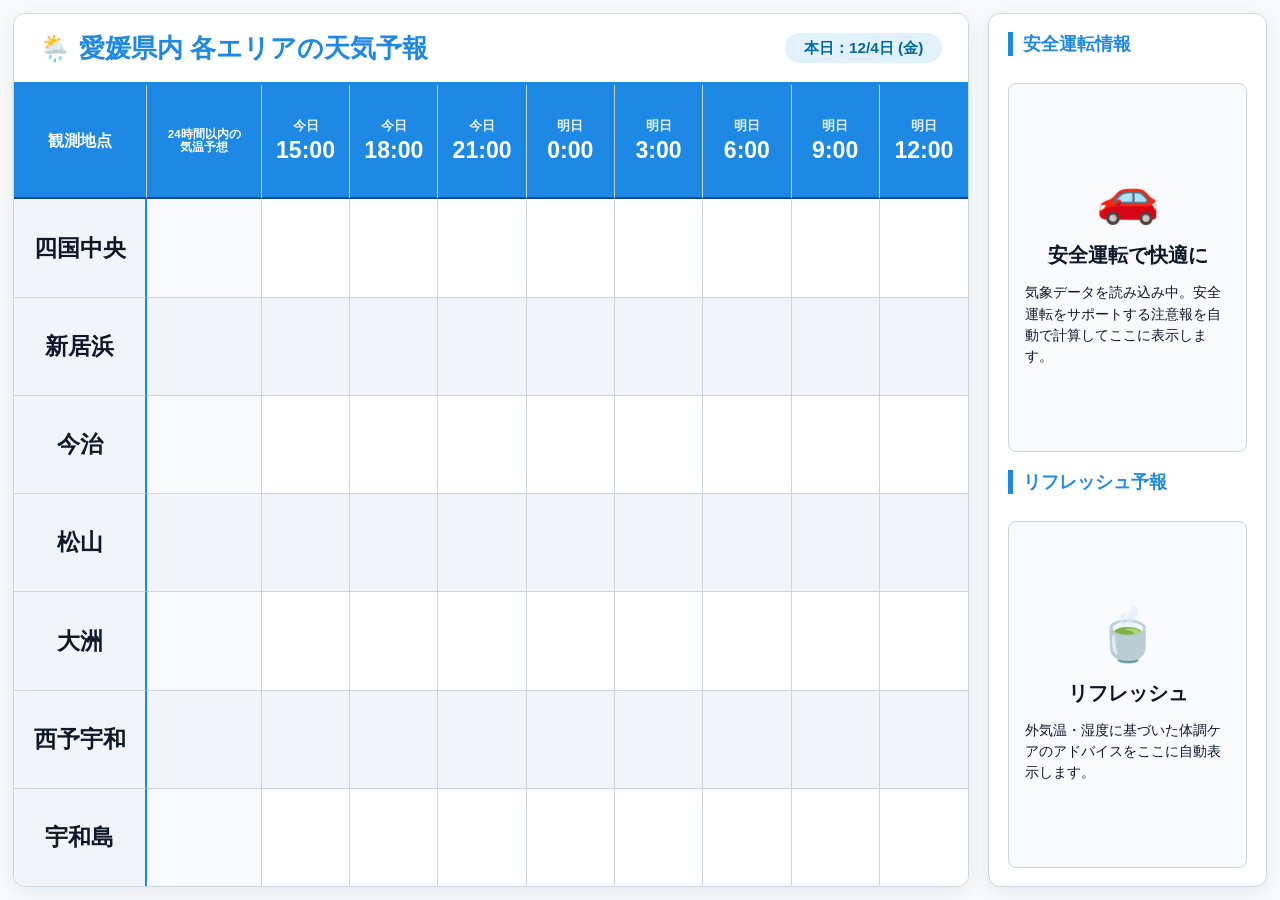
<file: index.html>
<!DOCTYPE html>
<html lang="ja">
<head>
    <meta charset="UTF-8">
    <meta name="viewport" content="width=device-width, initial-scale=1.0">
    <title>3時間ごとの天気予報 ＆ ドライブ情報 サイネージ</title>
    <style>
        :root {
            --bg-color: #f8fafc; /* 明るく清潔感のあるオフホワイト */
            --panel-bg: #ffffff;
            --table-header-bg: #1e88e5; /* 爽やかで信頼感のあるブルー */
            --table-header-text: #ffffff;
            --cell-bg-even: #ffffff;
            --cell-bg-odd: #f1f5f9; /* 視線が横にスムーズに流れるための互い違いの薄いグレー */
            --text-main: #0f172a; /* 視認性を極限まで高めるための非常に濃い墨色 */
            --text-sub: #475569;
            --border-color: #cbd5e1;
            --temp-color: #ea580c; /* 遠くからでも一瞬で気温が識別できるディープオレンジ */
        }

        * {
            box-sizing: border-box;
        }

        body {
            margin: 0;
            padding: 1vw; 
            font-family: "Helvetica Neue", Arial, "Hiragino Kaku Gothic ProN", "Hiragino Sans", Meiryo, sans-serif;
            background-color: var(--bg-color);
            color: var(--text-main);
            overflow: hidden; 
            height: 100vh;
            width: 100vw;
            display: flex;
            flex-direction: column;
        }

        .layout-container {
            display: flex;
            gap: 1.5vw;
            height: 100%;
            width: 100%;
        }

        /* 左側：メインの天気ボード */
        .weather-board {
            flex: 8; /* 80%の幅 */
            display: flex;
            flex-direction: column;
            height: 100%;
            background-color: var(--panel-bg);
            border-radius: 12px;
            box-shadow: 0 4px 20px rgba(0, 0, 0, 0.08);
            border: 1px solid var(--border-color);
            overflow: hidden;
        }

        /* 右側：PAドライブアラート */
        .alert-board {
            flex: 2; /* 20%の幅 */
            display: flex;
            flex-direction: column;
            height: 100%;
            background-color: var(--panel-bg);
            border-radius: 12px;
            box-shadow: 0 4px 20px rgba(0, 0, 0, 0.08);
            border: 1px solid var(--border-color);
            padding: 2vh 1.5vw;
            justify-content: flex-start;
            gap: 2vh;
        }

        .board-header {
            background-color: var(--panel-bg);
            padding: 1vh 2vw;
            height: 8vh; 
            display: flex;
            justify-content: space-between;
            align-items: center;
            border-bottom: 3px solid var(--table-header-bg);
        }

        .board-title {
            font-size: 2vw; 
            font-weight: 900;
            color: var(--table-header-bg);
            margin: 0;
            display: flex;
            align-items: center;
            gap: 10px;
        }

        .date-badge {
            background-color: #e0f2fe;
            color: #0369a1;
            font-weight: bold;
            padding: 0.5vh 1.5vw;
            border-radius: 30px;
            font-size: 1.2vw;
        }

        .weather-grid {
            display: grid;
            grid-template-columns: 14% 12% repeat(8, 1fr); 
            height: 90vh; 
            width: 100%;
        }

        .cell {
            display: flex;
            flex-direction: column;
            justify-content: center;
            align-items: center;
            border-bottom: 1px solid var(--border-color);
            border-right: 1px solid var(--border-color);
            padding: 0.5vh 0.2vw;
        }

        .weather-grid > *:nth-child(10n) {
            border-right: none;
        }

        .weather-grid > *:nth-last-child(-n+10) {
            border-bottom: none;
        }

        .header-cell {
            background-color: var(--table-header-bg);
            color: var(--table-header-text);
            font-weight: bold;
            text-align: center;
            border-bottom: 2px solid #0d47a1;
        }

        .time-hour {
            font-size: 1.8vw;
            font-weight: bold;
        }

        .time-day {
            font-size: 1vw;
            opacity: 0.9;
            margin-bottom: 2px;
        }

        .location-cell {
            font-size: 1.8vw;
            font-weight: bold;
            background-color: #f1f5f9; /* 視線のアンカーとなるよう、ほんの少し濃いグレーに */
            color: var(--text-main);
            border-right: 2px solid var(--table-header-bg);
        }

        .summary-temp-cell {
            font-size: 0.9vw;
            font-weight: bold;
            background-color: #f8fafc;
            line-height: 1.6;
            text-align: center;
        }
        .sum-high { color: #dc2626; font-weight: 800; }
        .sum-low { color: #2563eb; font-weight: 800; }

        .data-cell {
            background-color: var(--cell-bg-even);
        }

        .row-odd {
            background-color: var(--cell-bg-odd);
        }

        .weather-icon {
            font-size: 3vw; 
            line-height: 1;
            margin-bottom: 0.5vh;
        }

        .weather-temp {
            font-size: 1.8vw; 
            font-weight: 800;
            color: var(--temp-color);
        }

        .temp-symbol {
            font-size: 1.1vw;
            font-weight: normal;
            margin-left: 1px;
        }

        /* アラートセクション用のスタイル（ホワイト） */
        .alert-section-title {
            font-size: 1.4vw;
            font-weight: bold;
            color: var(--table-header-bg);
            border-left: 5px solid var(--table-header-bg);
            padding-left: 10px;
            margin-bottom: 1vh;
        }

        .alert-card {
            background-color: #f8fafc;
            border-radius: 8px;
            padding: 2.5vh 1.2vw;
            text-align: center;
            display: flex;
            flex-direction: column;
            align-items: center;
            justify-content: center;
            border: 1px solid var(--border-color);
            flex-grow: 1;
        }

        /* 警告時の点滅アニメーション（ホワイト版：視線を惹きつける赤パルス） */
        @keyframes pulse-light {
            0% { border-color: #ef4444; box-shadow: 0 0 5px rgba(239, 68, 68, 0.3); }
            50% { border-color: #dc2626; box-shadow: 0 0 15px rgba(239, 68, 68, 0.6); }
            100% { border-color: #ef4444; box-shadow: 0 0 5px rgba(239, 68, 68, 0.3); }
        }

        .alert-card.danger {
            background-color: #fef2f2; /* 薄い赤 */
            border: 2px solid #ef4444;
            animation: pulse-light 2s infinite;
        }

        .alert-card.warning {
            background-color: #fffbeb; /* 薄い黄色 */
            border: 2px solid #f59e0b;
        }

        .alert-icon {
            font-size: 4vw;
            margin-bottom: 1.5vh;
        }

        .alert-title {
            font-size: 1.6vw;
            font-weight: 900;
            margin-bottom: 1.5vh;
        }

        .alert-desc {
            font-size: 1.1vw;
            line-height: 1.5;
            color: var(--text-main);
            text-align: left;
        }
    </style>
</head>
<body>

    <div class="layout-container">
        <!-- 左側：お天気メインボード -->
        <div class="weather-board">
            <div class="board-header">
                <h1 class="board-title" id="board-title">🌦| 天気予報</h1>
                <div class="date-badge" id="date-badge">--/--</div>
            </div>

            <div class="weather-grid" id="weather-grid">
                <!-- 骨組みはJavaScriptが初期起動時に自動生成します -->
            </div>
        </div>

        <!-- 右側：ドライブアラート（PA専用枠） -->
        <div class="alert-board">
            <div class="alert-section-title">安全運転情報</div>
            <div class="alert-card" id="drive-alert-card">
                <div class="alert-icon" id="drive-alert-icon">🚗</div>
                <div class="alert-title" id="drive-alert-title">安全運転で快適に</div>
                <div class="alert-desc" id="drive-alert-desc">
                    気象データを読み込み中。安全運転をサポートする注意報を自動で計算してここに表示します。
                </div>
            </div>

            <div class="alert-section-title">リフレッシュ予報</div>
            <div class="alert-card" id="health-alert-card">
                <div class="alert-icon" id="health-alert-icon">🍵</div>
                <div class="alert-title" id="health-alert-title">リフレッシュ</div>
                <div class="alert-desc" id="health-alert-desc">
                    外気温・湿度に基づいた体調ケアのアドバイスをここに自動表示します。
                </div>
            </div>
        </div>
    </div>

    <script>
        const areaMapping = {
            ehime: {
                title: "🌦️ 愛媛県内 各エリアの天気予報",
                cities: [
                    { name: "四国中央", lat: 33.9833, lon: 133.5464 },
                    { name: "新居浜",   lat: 33.9572, lon: 133.2828 },
                    { name: "今治",     lat: 34.0662, lon: 132.9978 }, 
                    { name: "松山",     lat: 33.8416, lon: 132.7657 },  
                    { name: "大洲",     lat: 33.5065, lon: 132.5447 },  
                    { name: "西予宇和", lat: 33.3644, lon: 132.5111 }, 
                    { name: "宇和島",   lat: 33.2234, lon: 132.5605 }   
                ]
            },
            japan: {
                title: "🗺️ 全国の天気予報",
                cities: [
                    { name: "札幌",   lat: 43.0621, lon: 141.3544 },
                    { name: "仙台",   lat: 38.2682, lon: 140.8694 },
                    { name: "東京",   lat: 35.6895, lon: 139.6917 },
                    { name: "名古屋", lat: 35.1815, lon: 136.9066 },
                    { name: "大阪",   lat: 34.6937, lon: 135.5022 },
                    { name: "広島",   lat: 34.3853, lon: 132.4553 },
                    { name: "福岡",   lat: 33.5904, lon: 130.4017 }
                ]
            }
        };

        function getWeatherIcon(wmoCode) {
            if ([0].includes(wmoCode)) return "☀️"; 
            if ([1, 2].includes(wmoCode)) return "🌤️"; 
            if ([3].includes(wmoCode)) return "☁️"; 
            if ([45, 48].includes(wmoCode)) return "🌫️"; 
            if ([51, 53, 55, 61, 63, 65, 80, 81, 82].includes(wmoCode)) return "☔"; 
            if ([71, 73, 75, 77, 85, 86].includes(wmoCode)) return "☃️"; 
            if ([95, 96, 99].includes(wmoCode)) return "⚡"; 
            return "🌤️"; 
        }

        function getModeFromURL() {
            const hash = window.location.hash.replace('#', '').replace(/\/$/, '').trim();
            return areaMapping[hash] ? hash : 'ehime';
        }

        function createStaticSkeleton(config) {
            const gridContainer = document.getElementById('weather-grid');
            gridContainer.innerHTML = ''; 

            const c1 = document.createElement('div');
            c1.className = 'cell header-cell';
            c1.style.backgroundColor = '#1e88e5';
            c1.innerText = '観測地点';
            gridContainer.appendChild(c1);

            const c2 = document.createElement('div');
            c2.className = 'cell header-cell';
            c2.style.backgroundColor = '#1e88e5';
            c2.innerHTML = '<div style="font-size:0.9vw; line-height:1.2;">24時間以内の<br>気温予想</div>';
            gridContainer.appendChild(c2);

            for (let i = 0; i < 8; i++) {
                const timeCell = document.createElement('div');
                timeCell.className = 'cell header-cell';
                timeCell.id = `header-time-${i}`;
                gridContainer.appendChild(timeCell);
            }

            config.cities.forEach((city, rIndex) => {
                const rowBgClass = (rIndex % 2 === 1) ? 'row-odd' : '';

                const locCell = document.createElement('div');
                locCell.className = `cell location-cell ${rowBgClass}`;
                locCell.innerText = city.name;
                gridContainer.appendChild(locCell);

                const sumCell = document.createElement('div');
                sumCell.className = `cell summary-temp-cell ${rowBgClass}`;
                sumCell.id = `sum-cell-${rIndex}`;
                gridContainer.appendChild(sumCell);

                for (let cIndex = 0; cIndex < 8; cIndex++) {
                    const dataCell = document.createElement('div');
                    dataCell.className = `cell data-cell ${rowBgClass}`;
                    dataCell.id = `data-cell-${rIndex}-${cIndex}`;
                    gridContainer.appendChild(dataCell);
                }
            });
        }

        let currentActiveMode = "";

        async function fetchAndRenderSignage() {
            const mode = getModeFromURL();
            const config = areaMapping[mode];

            if (currentActiveMode !== mode) {
                document.getElementById('board-title').innerText = config.title;
                createStaticSkeleton(config);
                currentActiveMode = mode;
            }

            try {
                const now = new Date();
                const startHour = Math.floor(now.getHours() / 3) * 3;
                const baseDate = new Date(now.getFullYear(), now.getMonth(), now.getDate(), startHour, 0, 0);

                const displayTimes = [];
                for (let i = 0; i < 8; i++) {
                    displayTimes.push(new Date(baseDate.getTime() + i * 3 * 60 * 60 * 1000));
                }

                const dayNames = ["日", "月", "火", "水", "木", "金", "土"];
                document.getElementById('date-badge').innerText = `本日：${displayTimes[0].getMonth() + 1}/${displayTimes[0].getDate()}日 (${dayNames[displayTimes[0].getDay()]})`;

                displayTimes.forEach((t, i) => {
                    const isNextDay = t.getDate() !== now.getDate();
                    const dayLabel = isNextDay ? "明日" : "今日";
                    const el = document.getElementById(`header-time-${i}`);
                    if (el) {
                        el.innerHTML = `
                            <div class="time-day">${dayLabel}</div>
                            <div class="time-hour">${t.getHours()}:00</div>
                        `;
                    }
                });

                let maxWindSpeed = 0;
                let windyLocation = "";
                let minTempObserved = 99;
                let maxTempObserved = -99;
                let humidityAverage = 60;

                for (let rIndex = 0; rIndex < config.cities.length; rIndex++) {
                    const city = config.cities[rIndex];

                    const response = await fetch(`https://api.open-meteo.com/v1/forecast?latitude=${city.lat}&longitude=${city.lon}&hourly=temperature_2m,relative_humidity_2m,wind_speed_10m,weather_code&timezone=Asia%2FTokyo`);
                    const data = await response.json();

                    const hourlyTimes = data.hourly.time;
                    const temperatures = data.hourly.temperature_2m;
                    const windSpeeds = data.hourly.wind_speed_10m;
                    const humidities = data.hourly.relative_humidity_2m;
                    const weatherCodes = data.hourly.weather_code;

                    let matchedTemps = [];

                    displayTimes.forEach((targetTime, cIndex) => {
                        const year = targetTime.getFullYear();
                        const month = String(targetTime.getMonth() + 1).padStart(2, '0');
                        const date = String(targetTime.getDate()).padStart(2, '0');
                        const hour = String(targetTime.getHours()).padStart(2, '0');
                        const matchStr = `${year}-${month}-${date}T${hour}:00`;

                        const idx = hourlyTimes.indexOf(matchStr);
                        const cellEl = document.getElementById(`data-cell-${rIndex}-${cIndex}`);

                        if (cellEl && idx !== -1) {
                            const tempVal = Math.round(temperatures[idx]);
                            const codeVal = weatherCodes[idx];
                            const windVal = windSpeeds[idx];
                            const windSpeedMs = Math.round((windVal / 3.6) * 10) / 10;

                            matchedTemps.push(tempVal);

                            if (windSpeedMs > maxWindSpeed) {
                                maxWindSpeed = windSpeedMs;
                                windyLocation = city.name;
                            }
                            if (tempVal < minTempObserved) minTempObserved = tempVal;
                            if (tempVal > maxTempObserved) maxTempObserved = tempVal;

                            if (cIndex === 0) {
                                humidityAverage = humidities[idx];
                            }

                            cellEl.innerHTML = `
                                <div class="weather-icon">${getWeatherIcon(codeVal)}</div>
                                <div class="weather-temp">${tempVal}<span class="temp-symbol">°C</span></div>
                            `;
                        }
                    });

                    const low = matchedTemps.length > 0 ? Math.min(...matchedTemps) : "--";
                    const high = matchedTemps.length > 0 ? Math.max(...matchedTemps) : "--";

                    const sumEl = document.getElementById(`sum-cell-${rIndex}`);
                    if (sumEl) {
                        sumEl.innerHTML = `
                            <div class="sum-high">最高 ${high}°C</div>
                            <div class="sum-low">最低 ${low}°C</div>
                        `;
                    }
                }

                updateDriveAlert(maxWindSpeed, windyLocation, minTempObserved);
                updateHealthAlert(maxTempObserved, humidityAverage);

            } catch (error) {
                console.error("更新エラー:", error);
            }
        }

        function updateDriveAlert(windSpeed, location, minTemp) {
            const card = document.getElementById('drive-alert-card');
            const icon = document.getElementById('drive-alert-icon');
            const title = document.getElementById('drive-alert-title');
            const desc = document.getElementById('drive-alert-desc');

            card.className = "alert-card";

            if (windSpeed >= 7.0) {
                card.classList.add("danger");
                icon.innerText = "🍃";
                title.innerText = "【横風注意】";
                title.style.color = "#dc2626";
                desc.innerHTML = `現在、<strong>${location}周辺</strong>で風速 <strong>${windSpeed} m/s</strong> 以上の強風が予想されています。橋の上や高架、トンネルの出口などでの急なハンドルさばきにご注意ください。`;
            } 
            else if (minTemp <= 3) {
                card.classList.add("danger");
                icon.innerText = "❄️";
                title.innerText = "【凍結注意】";
                title.style.color = "#2563eb";
                desc.innerHTML = `冷え込みが予想されます（最低気温予測: <strong>${minTemp}°C</strong>）。高架道路、橋の上、日陰での急ハンドル・急ブレーキを避け、安全運転をお願いします。`;
            } 
            else {
                card.classList.add("warning");
                icon.innerText = "🚗";
                title.innerText = "【安全運転】";
                title.style.color = "#d97706";
                desc.innerHTML = "気象条件は概ね安定しています。疲れを感じる前に早めに休憩を取り、心にゆとりを持ってこの先もお進みください。";
            }
        }

        function updateHealthAlert(maxTemp, humidity) {
            const icon = document.getElementById('health-alert-icon');
            const title = document.getElementById('health-alert-title');
            const desc = document.getElementById('health-alert-desc');

            if (maxTemp >= 28) {
                icon.innerText = "🥵";
                title.innerText = "熱中症注意";
                title.style.color = "#ea580c";
                desc.innerHTML = `各所で最高気温 <strong>${maxTemp}°C</strong> 以上の厳しい暑さが予想されています。車内でもエアコンを使用し、喉が渇く前にこまめな水分・塩分補給を行ってください。`;
            } 
            else if (humidity < 50) {
                icon.innerText = "🍂";
                title.innerText = "乾燥注意";
                title.style.color = "#d97706";
                desc.innerHTML = `現在の湿度は <strong>${humidity}%</strong> と乾燥気味です。エアコンによる喉・お肌の乾燥に備え、PA売店でお好みのドリンクや潤いグッズをどうぞ。`;
            } 
            else {
                icon.innerText = "☕";
                title.innerText = "ほっと一息";
                title.style.color = "#16a34a";
                desc.innerHTML = "お疲れ様です！PAのフードコートや自販機コーナーで、温かい飲み物や美味しいグルメを楽しみながらリフレッシュしてください。";
            }
        }

        fetchAndRenderSignage();
        setInterval(fetchAndRenderSignage, 600000);
        window.onhashchange = fetchAndRenderSignage;
    </script>
</body>
</html>
</file>
